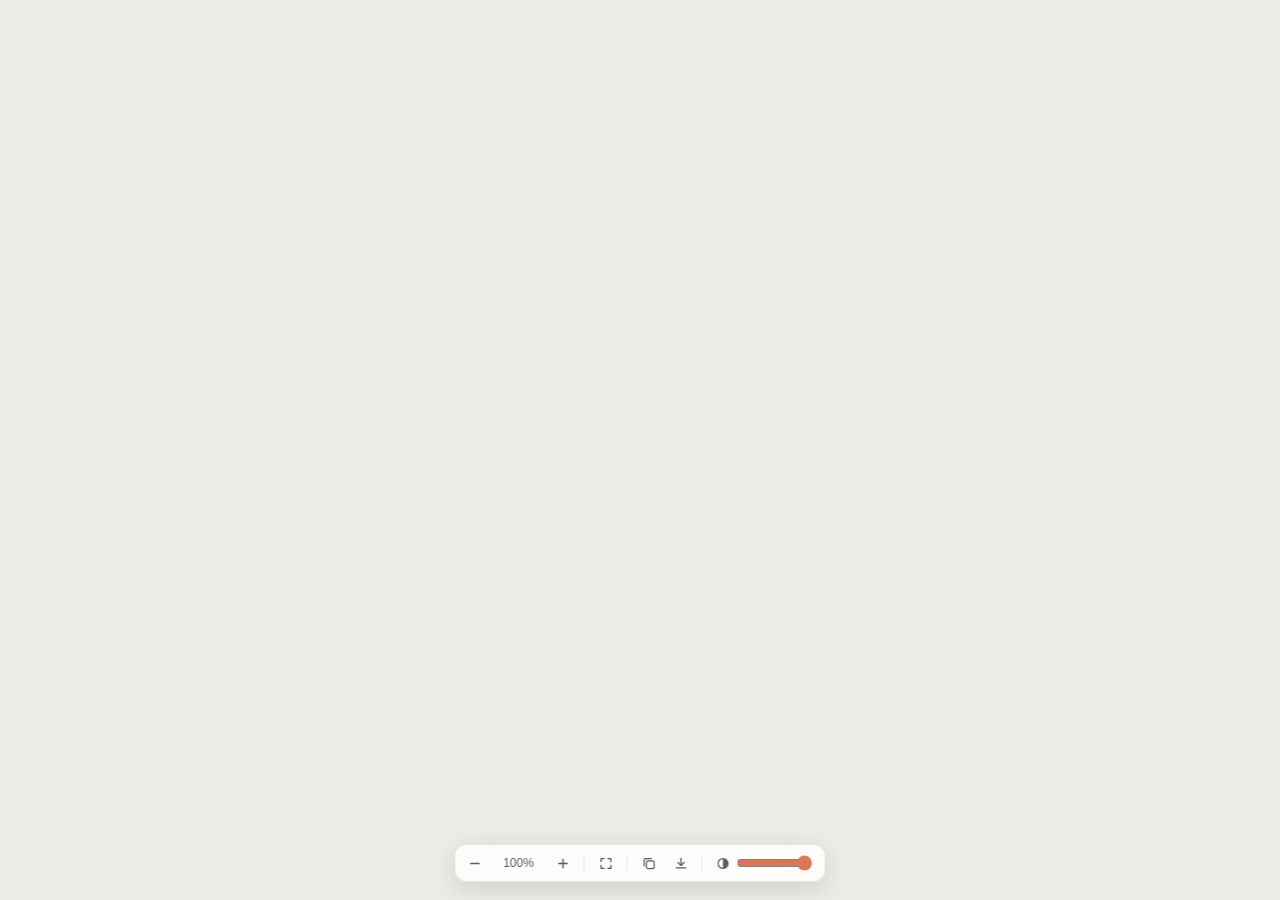
<file: Resources/Web/figure.html>
<!doctype html>
<html lang="zh-CN">
<head>
  <meta charset="utf-8">
  <meta name="viewport" content="width=device-width, initial-scale=1">
  <title>Figure</title>
  <link rel="stylesheet" href="figure.css">
</head>
<body>
  <div id="stage"><div id="card"></div></div>
  <div id="drag-strip" aria-hidden="true"></div>
  <div id="toast" role="status" aria-live="polite"></div>
  <div id="toolbar" role="toolbar">
    <button type="button" data-cmd="zoom-out"><svg viewBox="0 0 16 16" aria-hidden="true"><path d="M3.5 8h9" fill="none" stroke="currentColor" stroke-width="1.5" stroke-linecap="round"/></svg></button>
    <button type="button" data-cmd="actual" id="zoom-label">100%</button>
    <button type="button" data-cmd="zoom-in"><svg viewBox="0 0 16 16" aria-hidden="true"><path d="M3.5 8h9M8 3.5v9" fill="none" stroke="currentColor" stroke-width="1.5" stroke-linecap="round"/></svg></button>
    <span class="sep" aria-hidden="true"></span>
    <button type="button" data-cmd="fit"><svg viewBox="0 0 16 16" aria-hidden="true"><path d="M2.75 6V2.75H6M10 2.75h3.25V6M13.25 10v3.25H10M6 13.25H2.75V10" fill="none" stroke="currentColor" stroke-width="1.4" stroke-linecap="round" stroke-linejoin="round"/></svg></button>
    <span class="sep" aria-hidden="true"></span>
    <button type="button" data-cmd="copy"><svg viewBox="0 0 16 16" aria-hidden="true"><rect x="5.25" y="5.25" width="8.25" height="8.25" rx="1.75" fill="none" stroke="currentColor" stroke-width="1.3"/><path d="M10.5 2.75H4.25a1.5 1.5 0 0 0-1.5 1.5v6.25" fill="none" stroke="currentColor" stroke-width="1.3" stroke-linecap="round"/></svg></button>
    <button type="button" data-cmd="save"><svg viewBox="0 0 16 16" aria-hidden="true"><path d="M8 2.5v7.5M4.75 7 8 10.25 11.25 7M3 12.75h10" fill="none" stroke="currentColor" stroke-width="1.4" stroke-linecap="round" stroke-linejoin="round"/></svg></button>
    <span class="sep" aria-hidden="true"></span>
    <label id="opacity" class="opacity">
      <svg viewBox="0 0 16 16" aria-hidden="true"><circle cx="8" cy="8" r="5.25" fill="none" stroke="currentColor" stroke-width="1.3"/><path d="M8 2.75a5.25 5.25 0 0 1 0 10.5Z" fill="currentColor"/></svg>
      <input type="range" id="opacity-range" min="30" max="100" step="1" value="100">
    </label>
  </div>
  <script src="figure.js"></script>
</body>
</html>
</file>
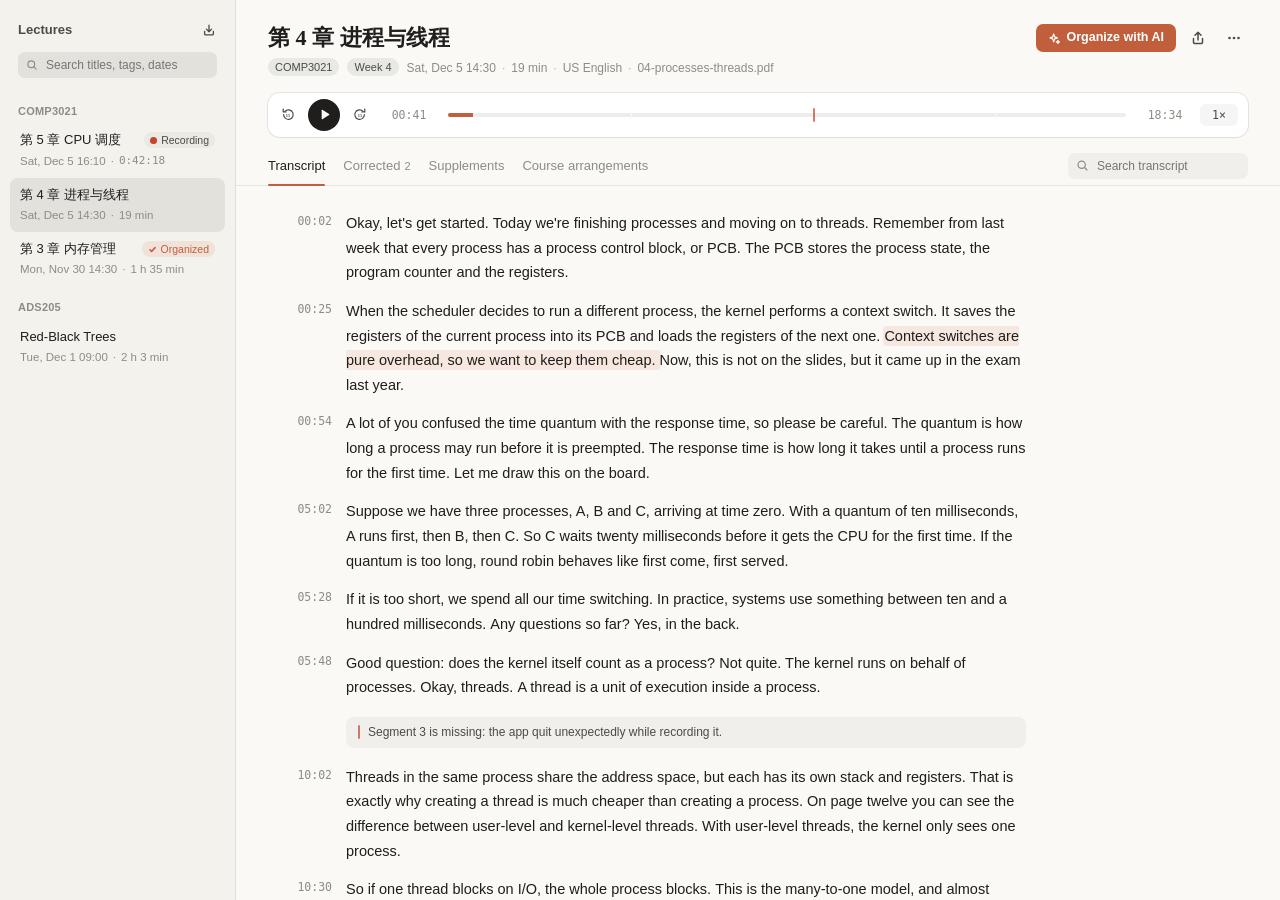
<file: Resources/Web/recordings.html>
<!doctype html>
<html lang="zh-CN">
<head>
  <meta charset="utf-8">
  <meta name="viewport" content="width=device-width, initial-scale=1">
  <title>课堂录音</title>
  <link rel="stylesheet" href="recordings.css">
</head>
<body>
  <aside id="sidebar">
    <div class="sidebar-head">
      <div class="list-title-row">
        <h2 id="list-title"></h2>
        <button type="button" id="import" class="icon"></button>
      </div>
      <label id="list-search">
        <svg viewBox="0 0 16 16" aria-hidden="true"><circle cx="7" cy="7" r="4.5"/><path d="m10.5 10.5 3 3"/></svg>
        <input type="search" id="list-search-input">
      </label>
    </div>
    <nav id="list" aria-label="录音列表"></nav>
  </aside>

  <main id="detail">
    <header id="head">
      <div class="title-row">
        <h1 id="title"></h1>
        <span class="spacer"></span>
        <button type="button" id="organize" class="primary"></button>
        <button type="button" id="export" class="icon" aria-haspopup="menu"></button>
        <button type="button" id="more" class="icon" aria-haspopup="menu"></button>
      </div>
      <p id="meta"></p>

      <div id="player">
        <button type="button" id="back" class="icon"></button>
        <button type="button" id="play" class="play"></button>
        <button type="button" id="forward" class="icon"></button>
        <span id="time" class="clock"></span>
        <div id="scrubber" role="slider" tabindex="0">
          <div class="track"><div class="fill"></div></div>
          <div class="ticks"></div>
          <div class="knob"></div>
        </div>
        <span id="duration" class="clock"></span>
        <button type="button" id="rate"></button>
      </div>

      <div class="tabs-row">
        <div class="tabs-wrap">
          <div id="tabs" role="tablist"></div>
          <span id="tab-indicator" aria-hidden="true"></span>
        </div>
        <span class="spacer"></span>
        <label id="search">
          <svg viewBox="0 0 16 16" aria-hidden="true"><circle cx="7" cy="7" r="4.5"/><path d="m10.5 10.5 3 3"/></svg>
          <input type="search" id="search-input">
        </label>
      </div>
    </header>

    <section id="content">
      <div id="organize-slot"></div>
      <div id="tab-body"></div>
    </section>
  </main>

  <section id="empty" hidden>
    <div class="empty-icon" aria-hidden="true"></div>
    <p id="empty-text"></p>
    <button type="button" id="empty-import" class="secondary"></button>
  </section>

  <div id="menu" role="menu" hidden></div>
  <div id="toast" role="status" aria-live="polite"></div>
  <script src="recordings.js"></script>
</body>
</html>
</file>
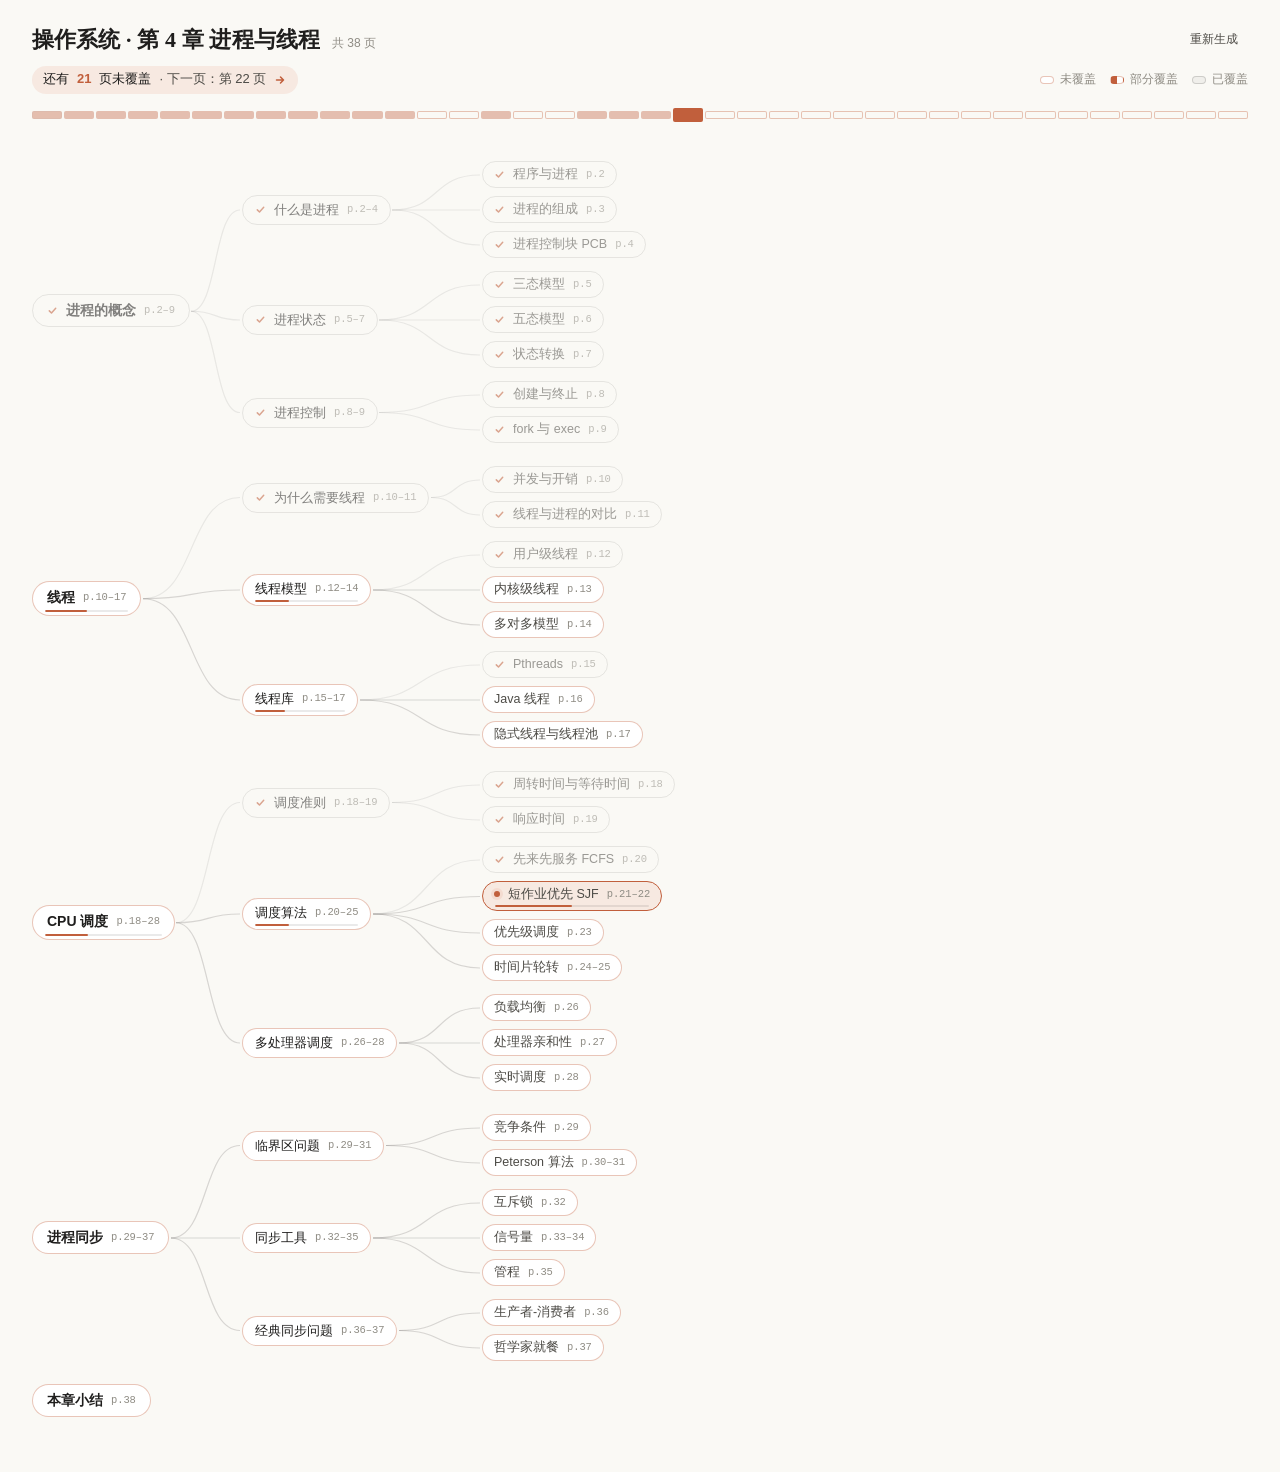
<file: Resources/Web/roadmap.html>
<!doctype html>
<html lang="zh-CN">
<head>
  <meta charset="utf-8">
  <meta name="viewport" content="width=device-width, initial-scale=1">
  <title>学习路线图</title>
  <link rel="stylesheet" href="roadmap.css">
</head>
<body>
  <header id="header">
    <div class="title-row">
      <h1 id="title"></h1>
      <span id="meta"></span>
      <span class="spacer"></span>
      <button type="button" id="regenerate">重新生成</button>
    </div>
    <div class="summary-row">
      <button type="button" id="remaining"></button>
      <div class="legend" aria-hidden="true">
        <span><i></i>未覆盖</span>
        <span><i class="partial"></i>部分覆盖</span>
        <span><i class="done"></i>已覆盖</span>
      </div>
    </div>
    <div id="strip" role="group" aria-label="每页的进度"></div>
  </header>
  <section id="status" hidden>
    <div class="status-icon" aria-hidden="true"></div>
    <p id="status-text"></p>
    <button type="button" id="status-action" hidden></button>
  </section>
  <main id="tree">
    <svg id="links" aria-hidden="true"></svg>
  </main>
  <div id="tip" role="tooltip"></div>
  <div id="toast" role="status" aria-live="polite"></div>
  <script src="roadmap.js"></script>
</body>
</html>
</file>
<file: Resources/Web/figure.css>
:root {
  color-scheme: light dark;
  --stage: #ecebe5;
  --surface: #ffffff;
  --figure-bg: #ffffff;
  --panel: #faf9f5;
  --fg: #1f1e1d;
  --fg-2: #5e5c56;
  --hairline: rgba(31, 30, 29, 0.1);
  --hover: rgba(31, 30, 29, 0.06);
  --press: rgba(31, 30, 29, 0.1);
  --shadow: 0 1px 2px rgba(0, 0, 0, 0.06), 0 10px 32px rgba(0, 0, 0, 0.1);
  --ease-out: cubic-bezier(0.2, 0.8, 0.2, 1);
}

@media (prefers-color-scheme: dark) {
  :root {
    --stage: #171716;
    --surface: #30302e;
    --figure-bg: #f7f6f2;
    --panel: #262624;
    --fg: #f0eee7;
    --fg-2: #b4b1a7;
    --hairline: rgba(255, 255, 255, 0.1);
    --hover: rgba(255, 255, 255, 0.08);
    --press: rgba(255, 255, 255, 0.12);
    --shadow: 0 1px 2px rgba(0, 0, 0, 0.3), 0 10px 32px rgba(0, 0, 0, 0.35);
  }
}

* { box-sizing: border-box; }

html, body {
  margin: 0;
  height: 100%;
  overflow: hidden;
  background: var(--stage);
  color: var(--fg);
  font: 13px -apple-system, BlinkMacSystemFont, "PingFang SC", sans-serif;
  -webkit-user-select: none;
  user-select: none;
}

#stage {
  position: fixed;
  inset: 0;
  cursor: grab;
  touch-action: none;
}

#stage.dragging { cursor: grabbing; }

/* 顶部拖动条：鼠标按下由原生端拦截来移动窗口（高度与 FigureWebView.dragStripHeight 一致），这里只负责光标 */
#drag-strip {
  position: fixed;
  left: 0;
  right: 0;
  top: 0;
  height: 28px;
  cursor: default;
  z-index: 1;
}

/* 按住 ⌥ 时任意位置都能拖动窗口 */
body.move-mode #stage, body.move-mode #stage.dragging { cursor: move; }

#card {
  position: absolute;
  left: 0;
  top: 0;
  border-radius: 12px;
  background: var(--figure-bg);
  box-shadow: var(--shadow);
  opacity: 0;
  overflow: hidden;
}

#card.mermaid { background: var(--panel); border: 1px solid var(--hairline); }
#card.image { background: transparent; }
#card.visible { opacity: 1; transition: opacity 0.18s ease-out; }
#card.animate { transition: opacity 0.18s ease-out, transform 0.24s var(--ease-out), width 0.24s var(--ease-out), height 0.24s var(--ease-out), padding 0.24s var(--ease-out); }

#card > img, #card > svg {
  display: block;
  width: 100% !important;
  height: 100% !important;
  max-width: none !important;
  pointer-events: none;
}

#toolbar {
  position: fixed;
  left: 50%;
  bottom: 18px;
  transform: translateX(-50%);
  display: flex;
  align-items: center;
  gap: 2px;
  padding: 4px;
  border-radius: 12px;
  background: color-mix(in srgb, var(--surface) 86%, transparent);
  -webkit-backdrop-filter: blur(20px) saturate(1.4);
  backdrop-filter: blur(20px) saturate(1.4);
  border: 1px solid var(--hairline);
  box-shadow: 0 6px 24px rgba(0, 0, 0, 0.12);
  z-index: 2;
}

#toolbar button {
  appearance: none;
  border: none;
  background: transparent;
  color: var(--fg-2);
  height: 28px;
  min-width: 30px;
  padding: 0 7px;
  border-radius: 8px;
  display: grid;
  place-items: center;
  font: inherit;
  font-size: 12px;
  font-variant-numeric: tabular-nums;
  transition: background 0.12s, color 0.12s, transform 0.08s;
}

#toolbar button:hover { background: var(--hover); color: var(--fg); }
#toolbar button:active { background: var(--press); transform: scale(0.94); }
#toolbar button:focus-visible { outline: 2px solid rgba(217, 119, 87, 0.6); outline-offset: -2px; }
#toolbar svg { width: 15px; height: 15px; }
#zoom-label { min-width: 54px !important; }

.opacity {
  display: flex;
  align-items: center;
  gap: 6px;
  height: 28px;
  padding: 0 8px 0 7px;
  border-radius: 8px;
  color: var(--fg-2);
}
.opacity:hover { color: var(--fg); }
.opacity svg { flex: none; }
.opacity input {
  width: 76px;
  margin: 0;
  accent-color: #d97757;
}
.opacity input:focus-visible { outline: 2px solid rgba(217, 119, 87, 0.6); outline-offset: 2px; border-radius: 4px; }

.sep { width: 1px; height: 16px; background: var(--hairline); margin: 0 4px; }

#toast {
  position: fixed;
  left: 50%;
  bottom: 66px;
  transform: translate(-50%, 6px);
  padding: 6px 12px;
  border-radius: 999px;
  background: var(--surface);
  color: var(--fg);
  border: 1px solid var(--hairline);
  box-shadow: 0 4px 16px rgba(0, 0, 0, 0.12);
  font-size: 12px;
  opacity: 0;
  pointer-events: none;
  transition: opacity 0.18s ease-out, transform 0.22s var(--ease-out);
  z-index: 3;
}

#toast.visible { opacity: 1; transform: translate(-50%, 0); }

body.exporting #toolbar, body.exporting #toast { visibility: hidden; }
body.exporting #card { box-shadow: none; border-radius: 0; border: none; }

@media (prefers-reduced-motion: reduce) {
  #card.animate, #card.visible, #toast, #toolbar button { transition: none !important; }
}
</file>
<file: Resources/Web/recordings.css>
:root {
  color-scheme: light dark;
  --bg: #faf9f5;
  --sidebar: #f3f2ec;
  --surface: #ffffff;
  --fg: #1f1e1d;
  --fg-2: #4d4b46;
  --muted: #8f8c84;
  --hairline: rgba(31, 30, 29, 0.09);
  --hairline-strong: rgba(31, 30, 29, 0.17);
  --fill: rgba(31, 30, 29, 0.045);
  --fill-strong: rgba(31, 30, 29, 0.08);
  --accent: #c15f3c;
  --accent-line: rgba(193, 95, 60, 0.36);
  --accent-soft: rgba(217, 119, 87, 0.13);
  --rec: #c8432f;
  --shadow: 0 1px 2px rgba(0, 0, 0, 0.05), 0 8px 24px rgba(0, 0, 0, 0.08);
  --font: -apple-system, BlinkMacSystemFont, "PingFang SC", "Helvetica Neue", sans-serif;
  --serif: "Iowan Old Style", "Palatino", "Songti SC", "STSong", serif;
  --mono: "SF Mono", ui-monospace, Menlo, monospace;
  --ease-out: cubic-bezier(0.2, 0.8, 0.2, 1);
  --ease-spring: cubic-bezier(0.3, 1.2, 0.4, 1);
}

@media (prefers-color-scheme: dark) {
  :root {
    --bg: #262624;
    --sidebar: #1f1e1d;
    --surface: #30302e;
    --fg: #f0eee7;
    --fg-2: #c9c6bc;
    --muted: #8c897f;
    --hairline: rgba(255, 255, 255, 0.08);
    --hairline-strong: rgba(255, 255, 255, 0.16);
    --fill: rgba(255, 255, 255, 0.05);
    --fill-strong: rgba(255, 255, 255, 0.09);
    --accent: #e3906f;
    --accent-line: rgba(227, 144, 111, 0.4);
    --accent-soft: rgba(217, 119, 87, 0.18);
    --rec: #f08b76;
    --shadow: 0 1px 2px rgba(0, 0, 0, 0.3), 0 8px 24px rgba(0, 0, 0, 0.32);
  }
}

* { box-sizing: border-box; }

html, body {
  height: 100%;
  margin: 0;
  background: var(--bg);
  color: var(--fg);
  font: 13px/1.4 var(--font);
  -webkit-font-smoothing: antialiased;
  -webkit-user-select: none;
  user-select: none;
  overflow: hidden;
}

body { display: flex; }

button {
  font: inherit;
  color: inherit;
  background: none;
  border: 0;
  padding: 0;
  cursor: pointer;
}

button:focus-visible, [tabindex]:focus-visible {
  outline: 2px solid var(--accent-line);
  outline-offset: 2px;
}

svg { fill: none; stroke: currentColor; stroke-width: 1.5; stroke-linecap: round; stroke-linejoin: round; }

.spacer { flex: 1; }

.clock {
  font-family: var(--mono);
  font-size: 11.5px;
  font-variant-numeric: tabular-nums;
  color: var(--muted);
}

/* ---------- 左侧列表 ---------- */

#sidebar {
  flex: none;
  width: 236px;
  display: flex;
  flex-direction: column;
  background: var(--sidebar);
  border-right: 1px solid var(--hairline);
}

.sidebar-head { padding: 18px 18px 8px; }
.in-app .sidebar-head { padding-top: 44px; }

.list-title-row { display: flex; align-items: center; justify-content: space-between; height: 24px; }
.list-title-row button.icon { width: 24px; height: 24px; margin-right: -4px; }
.list-title-row button.icon svg { width: 14px; height: 14px; }

#list-title {
  margin: 0;
  font: 600 13px/1.3 var(--font);
  color: var(--fg-2);
}

#list-search {
  display: flex;
  align-items: center;
  gap: 6px;
  height: 26px;
  margin-top: 10px;
  padding: 0 8px;
  border-radius: 7px;
  background: var(--fill-strong);
  color: var(--muted);
}

#list-search svg { flex: none; width: 12px; height: 12px; }

#list-search input {
  flex: 1;
  min-width: 0;
  border: 0;
  outline: 0;
  background: none;
  color: var(--fg);
  font: 12px var(--font);
}

#list-search input::-webkit-search-cancel-button { display: none; }

.chip {
  display: inline-flex;
  align-items: center;
  height: 18px;
  padding: 0 7px;
  border-radius: 999px;
  background: var(--fill-strong);
  color: var(--fg-2);
  font: 500 11px var(--font);
  white-space: nowrap;
}

#meta .chip { margin-right: 8px; vertical-align: 1px; cursor: pointer; }
#meta .chip:hover { background: var(--accent-soft); color: var(--accent); }

#list {
  flex: 1;
  overflow-y: auto;
  padding: 4px 10px 16px;
}

.group {
  margin: 14px 8px 4px;
  color: var(--muted);
  font-size: 11px;
  font-weight: 600;
  letter-spacing: 0.02em;
  white-space: nowrap;
  overflow: hidden;
  text-overflow: ellipsis;
}

.item {
  display: block;
  width: 100%;
  padding: 8px 10px 9px;
  border-radius: 8px;
  text-align: left;
  transition: background-color 0.18s ease;
}

.leaving { pointer-events: none; }

.item:hover { background: var(--fill); }
.item.selected { background: var(--fill-strong); }

.item .name {
  display: flex;
  align-items: center;
  gap: 6px;
  font-size: 13px;
  font-weight: 500;
  color: var(--fg);
  white-space: nowrap;
  overflow: hidden;
  text-overflow: ellipsis;
}

.item .name > span:first-child { flex: 1; min-width: 0; overflow: hidden; text-overflow: ellipsis; }
.item .name .badge { flex: none; }

.item .sub {
  display: flex;
  align-items: center;
  gap: 5px;
  margin-top: 3px;
  color: var(--muted);
  font-size: 11.5px;
  white-space: nowrap;
  overflow: hidden;
}

.item .sub .clock { font-size: 11px; }

.badge {
  display: inline-flex;
  align-items: center;
  gap: 4px;
  height: 16px;
  padding: 0 6px;
  border-radius: 999px;
  font-size: 10.5px;
  font-weight: 500;
  background: var(--fill);
  color: var(--fg-2);
}

.badge.done { background: var(--accent-soft); color: var(--accent); }
.badge svg { width: 9px; height: 9px; stroke-width: 2; }

.rec-dot {
  flex: none;
  width: 7px;
  height: 7px;
  border-radius: 50%;
  background: var(--rec);
  animation: pulse 1.6s ease-in-out infinite;
}

@keyframes pulse { 50% { opacity: 0.35; } }

.spinner {
  flex: none;
  width: 9px;
  height: 9px;
  border-radius: 50%;
  border: 1.5px solid var(--hairline-strong);
  border-top-color: var(--fg-2);
  animation: spin 0.9s linear infinite;
}

@keyframes spin { to { transform: rotate(360deg); } }

/* ---------- 右侧详情 ---------- */

#detail {
  flex: 1;
  min-width: 0;
  display: flex;
  flex-direction: column;
}

#head {
  flex: none;
  padding: 24px 32px 0;
  border-bottom: 1px solid var(--hairline);
}

.in-app #head { padding-top: 40px; }

.title-row {
  display: flex;
  align-items: center;
  gap: 8px;
}

#title {
  margin: 0;
  min-width: 0;
  font: 600 22px/1.25 var(--serif);
  overflow: hidden;
  text-overflow: ellipsis;
  white-space: nowrap;
}

#meta {
  margin: 6px 0 0;
  color: var(--muted);
  font-size: 12px;
  white-space: nowrap;
  overflow: hidden;
  text-overflow: ellipsis;
}

#meta .dot { margin: 0 6px; opacity: 0.6; }

button.primary {
  flex: none;
  display: inline-flex;
  align-items: center;
  gap: 6px;
  height: 28px;
  padding: 0 12px;
  border-radius: 7px;
  background: var(--accent);
  color: #fff;
  font-size: 12.5px;
  font-weight: 550;
  transition: filter 0.15s, background-color 0.2s, color 0.2s, transform 0.15s var(--ease-out);
}

button.primary:hover { filter: brightness(1.06); }
button.primary:active:not(:disabled) { transform: scale(0.97); }
button.primary svg { width: 13px; height: 13px; }
button.primary:disabled { background: var(--fill-strong); color: var(--muted); cursor: default; filter: none; }

button.icon {
  flex: none;
  display: inline-grid;
  place-items: center;
  width: 28px;
  height: 28px;
  border-radius: 7px;
  color: var(--fg-2);
  transition: background-color 0.15s, color 0.15s;
}

button.icon:hover, button.icon.open { background: var(--fill); color: var(--fg); }
button.icon.open { background: var(--fill-strong); }
button.icon svg { width: 16px; height: 16px; }

/* 播放条 */

#player {
  display: flex;
  align-items: center;
  gap: 6px;
  margin-top: 16px;
  padding: 6px 10px 6px 6px;
  border-radius: 12px;
  background: var(--surface);
  box-shadow: 0 0 0 1px var(--hairline), 0 1px 2px rgba(0, 0, 0, 0.03);
  transition: opacity 0.25s ease;
}

#player.inactive { opacity: 0.5; }

#player button:disabled { cursor: default; }

#player .play {
  display: grid;
  place-items: center;
  width: 32px;
  height: 32px;
  border-radius: 50%;
  background: var(--fg);
  color: var(--bg);
  transition: transform 0.15s var(--ease-out);
}

#player .play:active:not(:disabled) { transform: scale(0.92); }
/* 播放和暂停两个图标叠在一起，切换时一个缩小淡出、一个放大淡入 */
#player .play > span { grid-area: 1 / 1; display: grid; place-items: center; transition: opacity 0.16s ease, transform 0.22s var(--ease-spring); }
#player .play .i-pause, #player .play.playing .i-play { opacity: 0; transform: scale(0.5); }
#player .play.playing .i-pause { opacity: 1; transform: none; }
#player .play svg { width: 13px; height: 13px; fill: currentColor; stroke: none; }
#player .clock { min-width: 58px; text-align: center; }

#scrubber {
  position: relative;
  flex: 1;
  height: 28px;
  margin: 0 4px;
  cursor: pointer;
}

#scrubber .track {
  position: absolute;
  left: 0;
  right: 0;
  top: 12px;
  height: 4px;
  border-radius: 2px;
  background: var(--fill-strong);
  overflow: hidden;
  transition: top 0.18s var(--ease-out), height 0.18s var(--ease-out), border-radius 0.18s;
}

#scrubber:hover .track, #scrubber.dragging .track { top: 11px; height: 6px; border-radius: 3px; }

/* 用 scaleX 而不是 width：每帧更新也不触发排版 */
#scrubber .fill {
  height: 100%;
  width: 100%;
  background: var(--accent);
  transform: scaleX(0);
  transform-origin: left center;
}

/* 分段之间的缝：损坏的分段在录音时间里不占位置，这里只标出接缝 */
#scrubber .ticks { position: absolute; inset: 0; pointer-events: none; }

#scrubber .tick {
  position: absolute;
  top: 10px;
  width: 1px;
  height: 8px;
  background: var(--bg);
}

#scrubber .tick.gap {
  top: 7px;
  width: 2px;
  height: 14px;
  margin-left: -0.5px;
  border-radius: 1px;
  background: var(--rec);
  opacity: 0.7;
}

#scrubber .knob {
  position: absolute;
  top: 8px;
  width: 12px;
  height: 12px;
  margin-left: -6px;
  border-radius: 50%;
  background: var(--surface);
  box-shadow: 0 0 0 1px var(--hairline-strong), 0 1px 3px rgba(0, 0, 0, 0.18);
  opacity: 0;
  transform: scale(0.5);
  transition: opacity 0.15s ease, transform 0.2s var(--ease-spring);
}

#scrubber:hover .knob, #scrubber.dragging .knob { opacity: 1; transform: none; }
#scrubber.dragging .knob { transform: scale(1.15); }
#player.inactive #scrubber { pointer-events: none; }

#rate {
  flex: none;
  height: 22px;
  min-width: 38px;
  padding: 0 6px;
  border-radius: 6px;
  font: 500 11.5px var(--mono);
  color: var(--fg-2);
  background: var(--fill);
  transition: background-color 0.15s;
}

#rate:hover { background: var(--fill-strong); }

/* 标签页 */

.tabs-row {
  display: flex;
  align-items: flex-end;
  gap: 8px;
  margin-top: 14px;
}

.tabs-wrap { position: relative; }

#tabs { display: flex; gap: 18px; }

#tabs button {
  position: relative;
  padding: 6px 0 10px;
  color: var(--muted);
  font-size: 13px;
  font-weight: 500;
  transition: color 0.2s ease;
}

#tabs button:hover { color: var(--fg-2); }
#tabs button.active { color: var(--fg); }

/* 当前标签页下面的线：只有一条，换标签页时滑过去 */
#tab-indicator {
  position: absolute;
  left: 0;
  bottom: -1px;
  width: 0;
  height: 2px;
  border-radius: 1px;
  background: var(--accent);
  transition: transform 0.32s var(--ease-out), width 0.32s var(--ease-out);
}

#tabs .count {
  margin-left: 4px;
  font-size: 11px;
  font-variant-numeric: tabular-nums;
  color: var(--muted);
}

#search {
  display: flex;
  align-items: center;
  gap: 6px;
  width: 180px;
  height: 26px;
  margin-bottom: 6px;
  padding: 0 8px;
  border-radius: 7px;
  background: var(--fill);
  color: var(--muted);
  transition: opacity 0.18s ease, background-color 0.15s;
}

#search:focus-within { background: var(--fill-strong); }
#search.soft-hidden { opacity: 0; pointer-events: none; }

#search svg { flex: none; width: 13px; height: 13px; }

#search input {
  flex: 1;
  min-width: 0;
  border: 0;
  outline: 0;
  background: none;
  color: var(--fg);
  font: 12px var(--font);
}

#search input::-webkit-search-cancel-button { display: none; }

/* ---------- 转写 ---------- */

#content {
  flex: 1;
  overflow-y: auto;
  padding: 18px 32px 48px;
  -webkit-user-select: text;
  user-select: text;
}

.para {
  display: grid;
  grid-template-columns: 64px minmax(0, 680px);
  gap: 0 14px;
  padding: 7px 0;
}

.para .stamp {
  padding-top: 2px;
  -webkit-user-select: none;
  user-select: none;
  text-align: right;
  cursor: pointer;
  transition: color 0.12s;
}

.para .stamp:hover { color: var(--accent); }

.para .text {
  margin: 0;
  font-size: 14.5px;
  line-height: 1.7;
  color: var(--fg);
}

.line {
  padding: 2px 1px;
  margin: -2px -1px;
  border-radius: 4px;
  cursor: pointer;
  transition: background-color 0.3s ease;
}

.line:hover { background: var(--fill); }
.line.current { background: var(--accent-soft); }
.line.spoken { color: var(--fg); }
.para.later .text { color: var(--fg); }

mark {
  background: rgba(240, 190, 60, 0.35);
  color: inherit;
  border-radius: 2px;
}

/* 分段的状态：损坏、还在转写、实时字幕 */
.notice {
  display: grid;
  grid-template-columns: 64px minmax(0, 680px);
  gap: 0 14px;
  margin: 10px 0;
  color: var(--muted);
  font-size: 12px;
}

.notice .body {
  display: flex;
  align-items: center;
  gap: 8px;
  padding: 7px 12px;
  border-radius: 8px;
  background: var(--fill);
}

.notice.gap .body { color: var(--fg-2); }
.notice.gap .body::before {
  content: "";
  flex: none;
  width: 2px;
  height: 14px;
  border-radius: 1px;
  background: var(--rec);
  opacity: 0.7;
}

.live {
  display: grid;
  grid-template-columns: 64px minmax(0, 680px);
  gap: 0 14px;
  padding: 7px 0;
}

.live .stamp { display: flex; justify-content: flex-end; align-items: center; gap: 6px; height: 24px; color: var(--rec); }
.live .text { margin: 0; font-size: 14.5px; line-height: 1.7; color: var(--fg-2); }
.live .volatile { color: var(--muted); }

/* 补充要点 / 课程安排还没有时 */
.placeholder {
  max-width: 420px;
  margin: 56px auto 0;
  text-align: center;
  color: var(--muted);
  font-size: 13px;
  line-height: 1.6;
}

.placeholder strong { display: block; margin-bottom: 4px; color: var(--fg-2); font-size: 14px; font-weight: 600; }
.placeholder p { margin: 0; }
.placeholder button.primary { margin-top: 16px; }

/* ---------- 没有录音 ---------- */

#empty {
  position: fixed;
  inset: 0;
  display: grid;
  place-content: center;
  justify-items: center;
  gap: 14px;
  background: var(--bg);
  color: var(--muted);
  text-align: center;
  font-size: 13px;
  line-height: 1.6;
}

#empty[hidden] { display: none; }
#empty p { max-width: 340px; margin: 0; }

button.secondary {
  height: 28px;
  margin-top: 4px;
  padding: 0 14px;
  border-radius: 7px;
  background: var(--fill-strong);
  color: var(--fg);
  font-size: 12.5px;
  font-weight: 500;
  transition: background-color 0.15s;
}

button.secondary:hover { background: var(--hairline-strong); }
#empty kbd { font: 500 11.5px var(--mono); padding: 1px 5px; border-radius: 4px; background: var(--fill-strong); color: var(--fg-2); }

.empty-icon {
  width: 44px;
  height: 44px;
  border-radius: 50%;
  display: grid;
  place-items: center;
  background: var(--fill);
  color: var(--fg-2);
}

.empty-icon svg { width: 20px; height: 20px; }

/* ---------- 菜单、提示 ---------- */

#menu {
  position: fixed;
  z-index: 10;
  min-width: 180px;
  padding: 5px;
  border-radius: 10px;
  background: var(--surface);
  box-shadow: 0 0 0 1px var(--hairline), var(--shadow);
  transform-origin: top right;
}

#menu .menu-title {
  padding: 5px 10px 4px;
  color: var(--muted);
  font-size: 11px;
  font-weight: 600;
}

#menu .hint { margin-left: auto; padding-left: 18px; color: var(--muted); font-size: 11.5px; }
#menu button:disabled { color: var(--muted); opacity: 0.55; cursor: default; }
#menu button:disabled:hover { background: none; }

#menu[hidden] { display: none; }

#menu button {
  display: flex;
  align-items: center;
  gap: 8px;
  width: 100%;
  height: 28px;
  padding: 0 10px;
  border-radius: 6px;
  font-size: 13px;
  text-align: left;
  transition: background-color 0.1s;
}

#menu button:hover { background: var(--fill-strong); }
#menu button.danger { color: var(--rec); }
#menu hr { margin: 4px 6px; border: 0; border-top: 1px solid var(--hairline); }

#toast {
  position: fixed;
  left: 50%;
  bottom: 20px;
  z-index: 11;
  padding: 7px 14px;
  border-radius: 999px;
  background: var(--fg);
  color: var(--bg);
  font-size: 12.5px;
  opacity: 0;
  transform: translate(-50%, 6px);
  transition: opacity 0.2s, transform 0.2s var(--ease-out);
  pointer-events: none;
}

#toast.visible { opacity: 1; transform: translate(-50%, 0); }

@media (prefers-reduced-motion: reduce) {
  *, *::before, *::after { animation: none !important; transition: none !important; }
}

/* ---------- AI 整理 ---------- */

.organize {
  max-width: 758px;
  margin: 2px 0 18px;
  padding: 14px 16px;
  border-radius: 12px;
  background: var(--surface);
  box-shadow: 0 0 0 1px var(--hairline), 0 1px 2px rgba(0, 0, 0, 0.03);
  -webkit-user-select: none;
  user-select: none;
}

.organize.failed { box-shadow: 0 0 0 1px color-mix(in srgb, var(--rec) 35%, transparent); }

.org-head { display: flex; align-items: center; gap: 8px; font-size: 13.5px; }
.org-head strong { font-weight: 600; }
.org-message { margin: 6px 0 0; color: var(--fg-2); font-size: 12.5px; line-height: 1.55; }
.org-note { margin: 12px 0 0; color: var(--muted); font-size: 11.5px; line-height: 1.5; }

.org-status { display: flex; align-items: baseline; gap: 12px; margin-top: 10px; }
.org-status .org-message { flex: 1; min-width: 0; margin: 0; }
.org-elapsed { flex: none; font-size: 11.5px; }

.org-bar {
  height: 4px;
  margin-top: 10px;
  border-radius: 2px;
  background: var(--fill-strong);
  overflow: hidden;
  transition: opacity 0.25s ease;
}

.org-bar.idle { opacity: 0; }

.org-bar div {
  height: 100%;
  background: var(--accent);
  transform: scaleX(0);
  transform-origin: left center;
  transition: transform 0.5s var(--ease-out);
}

/* 三步：做完的打勾，正在做的有一圈呼吸的光 */
.org-steps {
  display: flex;
  align-items: center;
  gap: 0;
  margin: 12px 0 0;
  padding: 0;
  list-style: none;
}

.org-steps li {
  display: flex;
  align-items: center;
  gap: 7px;
  min-width: 0;
  color: var(--muted);
  font-size: 12px;
  transition: color 0.3s ease;
}

.org-steps li + li::before {
  content: "";
  flex: none;
  width: 28px;
  height: 1px;
  margin: 0 10px 0 3px;
  background: var(--hairline-strong);
  transition: background-color 0.3s ease;
}

.org-steps li.done + li::before { background: var(--accent-line); }
.org-steps li.current, .org-steps li.done { color: var(--fg-2); }
.org-steps li.current .step-label { color: var(--fg); font-weight: 500; }
.step-label { white-space: nowrap; overflow: hidden; text-overflow: ellipsis; }

.step-dot {
  position: relative;
  flex: none;
  display: grid;
  place-items: center;
  width: 18px;
  height: 18px;
  border-radius: 50%;
  box-shadow: inset 0 0 0 1.5px var(--hairline-strong);
  font: 600 10px/1 var(--font);
  transition: background-color 0.3s ease, box-shadow 0.3s ease, color 0.3s ease;
}

.step-dot > * { grid-area: 1 / 1; transition: opacity 0.2s ease, transform 0.3s var(--ease-spring); }
.step-dot svg { width: 10px; height: 10px; stroke-width: 2; opacity: 0; transform: scale(0.4); }
.org-steps li.done .step-dot { background: var(--accent); box-shadow: none; color: #fff; }
.org-steps li.done .step-dot svg { opacity: 1; transform: none; }
.org-steps li.done .step-dot .num { opacity: 0; transform: scale(0.4); }
.org-steps li.current .step-dot { box-shadow: inset 0 0 0 1.5px var(--accent); color: var(--accent); }

.org-steps li.current .step-dot::after {
  content: "";
  position: absolute;
  inset: -1px;
  border-radius: 50%;
  box-shadow: 0 0 0 0 var(--accent-line);
  animation: halo 1.8s ease-out infinite;
}

@keyframes halo {
  0% { box-shadow: 0 0 0 0 var(--accent-line); }
  70%, 100% { box-shadow: 0 0 0 6px transparent; }
}

.org-actions { display: flex; align-items: center; gap: 10px; margin-top: 12px; }

button.link {
  height: 26px;
  padding: 0 8px;
  border-radius: 6px;
  color: var(--fg-2);
  font-size: 12.5px;
}

button.link:hover { background: var(--fill); color: var(--fg); }

.deck-list { margin-top: 10px; display: flex; flex-direction: column; gap: 2px; }

.deck {
  display: flex;
  align-items: flex-start;
  gap: 10px;
  padding: 7px 8px;
  border-radius: 8px;
  cursor: pointer;
  transition: background-color 0.15s;
}

.deck:hover { background: var(--fill); }
.deck input { margin: 2px 0 0; accent-color: var(--accent); }
.deck.unreadable { cursor: default; opacity: 0.55; }
.deck-text { display: flex; flex-direction: column; gap: 2px; min-width: 0; }
.deck-title { display: flex; align-items: center; gap: 6px; font-size: 13px; font-weight: 500; }
.deck-sub { color: var(--muted); font-size: 11.5px; line-height: 1.45; }

.tag {
  height: 16px;
  padding: 0 6px;
  border-radius: 999px;
  background: var(--fill-strong);
  color: var(--fg-2);
  font-size: 10.5px;
  font-weight: 500;
  line-height: 16px;
}

.deck-list details { margin-top: 2px; }

.deck-list summary {
  padding: 6px 8px;
  border-radius: 8px;
  color: var(--fg-2);
  font-size: 12px;
  cursor: pointer;
  list-style-position: inside;
}

.deck-list summary:hover { background: var(--fill); }

/* ---------- 补充要点 ---------- */

.supplements { max-width: 758px; }
.supplements section + section { margin-top: 22px; }

.supplements h3 {
  display: flex;
  align-items: baseline;
  gap: 8px;
  margin: 0 0 6px;
  font: 600 15px/1.35 var(--serif);
}

.supplements h3 .count { font: 500 11.5px var(--font); color: var(--muted); }

.supp {
  display: grid;
  grid-template-columns: 52px minmax(0, 1fr) auto;
  gap: 0 12px;
  align-items: start;
  padding: 10px 0;
  border-top: 1px solid var(--hairline);
}

.supp .page {
  transition: background-color 0.15s, color 0.15s;
  justify-self: start;
  height: 22px;
  padding: 0 7px;
  border-radius: 6px;
  background: var(--fill);
  color: var(--fg-2);
  font: 500 11.5px/22px var(--mono);
  -webkit-user-select: none;
  user-select: none;
}

button.page:hover { background: var(--accent-soft); color: var(--accent); }
.supp .page.none { background: none; color: var(--muted); text-align: center; }

.supp .point { margin: 0; font-size: 14px; line-height: 1.6; }
.supp .quote { margin: 4px 0 0; color: var(--muted); font-size: 12.5px; line-height: 1.5; font-style: italic; }

.ts-button {
  display: inline-flex;
  align-items: center;
  gap: 5px;
  height: 22px;
  padding: 0 8px;
  border-radius: 6px;
  color: var(--fg-2);
  font: 500 11.5px var(--mono);
  -webkit-user-select: none;
  user-select: none;
  transition: background-color 0.15s, color 0.15s;
}

.ts-button svg { width: 8px; height: 8px; fill: currentColor; stroke: none; }
.ts-button:hover { background: var(--accent-soft); color: var(--accent); }

/* 课程安排：时间在左边，提到的页在右边 */
.arrangements .supp { grid-template-columns: 76px minmax(0, 1fr) auto; }
.arrangements .ts-button.lead { justify-self: start; color: var(--accent); background: var(--accent-soft); }
.arrangements .page { white-space: nowrap; }
.arrangements .supp:first-child { border-top: 0; }

/* 纠正版：改动的词 */
.fix-summary { max-width: 744px; margin: 0 0 10px 78px; color: var(--muted); font-size: 12px; }
.line.fixed ins { text-decoration: none; background: rgba(120, 180, 90, 0.22); border-radius: 3px; padding: 0 2px; }
@media (prefers-color-scheme: dark) { .line.fixed ins { background: rgba(130, 200, 100, 0.22); } }
</file>
<file: Resources/Web/roadmap.css>
:root {
  color-scheme: light dark;
  --bg: #faf9f5;
  --surface: #ffffff;
  --fg: #1f1e1d;
  --fg-2: #4d4b46;
  --muted: #8f8c84;
  --hairline: rgba(31, 30, 29, 0.09);
  --hairline-strong: rgba(31, 30, 29, 0.17);
  --fill: rgba(31, 30, 29, 0.045);
  --accent: #c15f3c;
  --accent-line: rgba(193, 95, 60, 0.36);
  --accent-soft: rgba(217, 119, 87, 0.12);
  --link: rgba(31, 30, 29, 0.16);
  --link-done: rgba(31, 30, 29, 0.08);
  --shadow: 0 1px 2px rgba(0, 0, 0, 0.05), 0 8px 24px rgba(0, 0, 0, 0.08);
  --font: -apple-system, BlinkMacSystemFont, "PingFang SC", "Helvetica Neue", sans-serif;
  --serif: "Iowan Old Style", "Palatino", "Songti SC", "STSong", serif;
  --mono: "SF Mono", ui-monospace, Menlo, monospace;
  --ease-out: cubic-bezier(0.2, 0.8, 0.2, 1);
}

@media (prefers-color-scheme: dark) {
  :root {
    --bg: #262624;
    --surface: #30302e;
    --fg: #f0eee7;
    --fg-2: #c9c6bc;
    --muted: #8c897f;
    --hairline: rgba(255, 255, 255, 0.08);
    --hairline-strong: rgba(255, 255, 255, 0.16);
    --fill: rgba(255, 255, 255, 0.05);
    --accent: #e3906f;
    --accent-line: rgba(227, 144, 111, 0.4);
    --accent-soft: rgba(217, 119, 87, 0.17);
    --link: rgba(255, 255, 255, 0.15);
    --link-done: rgba(255, 255, 255, 0.07);
    --shadow: 0 1px 2px rgba(0, 0, 0, 0.3), 0 8px 24px rgba(0, 0, 0, 0.32);
  }
}

* { box-sizing: border-box; }

html, body {
  margin: 0;
  background: var(--bg);
  color: var(--fg);
  font: 13px/1.4 var(--font);
  -webkit-font-smoothing: antialiased;
  -webkit-user-select: none;
  user-select: none;
}

button {
  font: inherit;
  color: inherit;
  background: none;
  border: 0;
  padding: 0;
  cursor: pointer;
}

button:focus-visible {
  outline: 2px solid var(--accent-line);
  outline-offset: 2px;
}

/* ---------- 顶部总览 ---------- */

#header {
  position: sticky;
  top: 0;
  z-index: 2;
  padding: 26px 32px 16px;
  background: var(--bg);
  border-bottom: 1px solid transparent;
  transition: border-color 0.2s;
}

#header.scrolled { border-bottom-color: var(--hairline); }

.title-row {
  display: flex;
  align-items: baseline;
  gap: 12px;
}

#title {
  margin: 0;
  font: 600 22px/1.25 var(--serif);
  letter-spacing: 0.005em;
  overflow: hidden;
  text-overflow: ellipsis;
  white-space: nowrap;
}

#meta {
  color: var(--muted);
  font-size: 12px;
  white-space: nowrap;
}

.spacer { flex: 1; }

#regenerate {
  align-self: center;
  flex: none;
  height: 26px;
  padding: 0 10px;
  border-radius: 7px;
  color: var(--fg-2);
  font-size: 12px;
}

#regenerate:hover { background: var(--fill); }

.summary-row {
  display: flex;
  align-items: center;
  gap: 14px;
  margin-top: 12px;
}

#remaining {
  display: inline-flex;
  align-items: center;
  gap: 8px;
  height: 28px;
  padding: 0 12px 0 11px;
  border-radius: 999px;
  background: var(--accent-soft);
  color: var(--fg);
  font-size: 13px;
  font-weight: 500;
  transition: background 0.15s;
}

#remaining:hover { background: color-mix(in srgb, var(--accent-soft), var(--accent) 8%); }

#remaining .count {
  color: var(--accent);
  font-weight: 650;
  font-variant-numeric: tabular-nums;
}

#remaining .next {
  color: var(--fg-2);
  font-weight: 400;
}

#remaining svg { width: 12px; height: 12px; color: var(--accent); }

#remaining.all-done { background: var(--fill); cursor: default; }

.legend {
  display: flex;
  gap: 14px;
  margin-left: auto;
  color: var(--muted);
  font-size: 11.5px;
}

.legend span { display: inline-flex; align-items: center; gap: 6px; }

.legend i {
  display: inline-block;
  width: 14px;
  height: 8px;
  border-radius: 4px;
  border: 1px solid var(--accent-line);
  background: var(--surface);
}

.legend i.partial { background: linear-gradient(90deg, var(--accent) 50%, var(--surface) 50%); }
.legend i.done { border-color: var(--hairline-strong); background: var(--fill); }

/* 每页一格：碰过的实心，没碰过的空心，当前页更高；不在大纲里的页（封面等）很淡 */
#strip {
  display: flex;
  gap: 2px;
  height: 14px;
  align-items: center;
  margin-top: 14px;
}

#strip button {
  flex: 1;
  min-width: 2px;
  height: 8px;
  border-radius: 2px;
  box-shadow: inset 0 0 0 1px var(--accent-line);
  transition: height 0.15s var(--ease-out);
}

#strip button.touched { background: var(--accent); box-shadow: none; opacity: 0.38; }
#strip button.outside { box-shadow: inset 0 0 0 1px var(--hairline); }
#strip button.current { height: 14px; opacity: 1; }
#strip button:hover { height: 14px; }

/* ---------- 树 ---------- */

#tree {
  position: relative;
  margin: 8px 0 40px;
}

#links {
  position: absolute;
  inset: 0;
  overflow: visible;
  pointer-events: none;
}

#links path {
  fill: none;
  stroke: var(--link);
  stroke-width: 1.2;
}

#links path.done { stroke: var(--link-done); }

.node {
  position: absolute;
  left: 0;
  top: 0;
  display: flex;
  align-items: center;
  gap: 6px;
  transform: translate(var(--x), var(--y));
}

/* 展开时新出现的节点淡入 */
.node.enter { animation: node-in 0.18s var(--ease-out) both; }

@keyframes node-in {
  from { opacity: 0; transform: translate(var(--x), var(--y)) translateX(-6px); }
  to { opacity: 1; transform: translate(var(--x), var(--y)); }
}

.pill {
  position: relative;
  display: inline-flex;
  align-items: center;
  gap: 8px;
  max-width: 260px;
  min-height: 28px;
  padding: 5px 12px;
  border: 1px solid var(--accent-line);
  border-radius: 999px;
  background: var(--surface);
  color: var(--fg);
  text-align: left;
  transition: background 0.15s, border-color 0.15s, box-shadow 0.15s, opacity 0.15s;
}

.pill:hover { box-shadow: var(--shadow); }

.pill .label {
  overflow: hidden;
  display: -webkit-box;
  -webkit-line-clamp: 2;
  -webkit-box-orient: vertical;
}

.pill .pages {
  flex: none;
  color: var(--muted);
  font: 10.5px/1 var(--mono);
  letter-spacing: -0.01em;
}

/* 层级靠字号和字重区分 */
.depth-0 .pill { padding: 6px 14px; font-size: 14px; font-weight: 600; min-height: 32px; }
.depth-1 .pill { font-size: 13px; font-weight: 500; }
.depth-2 .pill { min-height: 26px; padding: 4px 11px; font-size: 12.5px; color: var(--fg-2); }

/* 碰过的整块变淡，带一个小勾 */
.node.done .pill {
  border-color: var(--hairline-strong);
  background: transparent;
  opacity: 0.55;
}

.node.done .pill:hover { opacity: 0.85; }

.check {
  flex: none;
  width: 11px;
  height: 11px;
  color: var(--accent);
}

/* 部分碰过：胶囊底部一条细进度线 */
.progress {
  position: absolute;
  left: 12px;
  right: 12px;
  bottom: 3px;
  height: 2px;
  border-radius: 1px;
  background: var(--hairline);
  overflow: hidden;
}

.progress::after {
  content: "";
  position: absolute;
  inset: 0 auto 0 0;
  width: var(--progress);
  border-radius: 1px;
  background: var(--accent);
}

.depth-0 .pill:has(.progress) { padding-bottom: 8px; }
.depth-1 .pill:has(.progress), .depth-2 .pill:has(.progress) { padding-bottom: 7px; }

/* 你在这里：当前页所在的最深一层节点 */
.node.current .pill {
  background: var(--accent-soft);
  border-color: var(--accent);
  opacity: 1;
}

.here {
  flex: none;
  width: 6px;
  height: 6px;
  border-radius: 50%;
  background: var(--accent);
  box-shadow: 0 0 0 3px var(--accent-soft);
}

/* 折叠：浮在胶囊右侧的连线起点上，悬停时才出现；折叠后一直显示“+N” */
.toggle {
  position: absolute;
  left: calc(100% + 5px);
  top: 50%;
  transform: translateY(-50%);
  display: inline-flex;
  align-items: center;
  justify-content: center;
  min-width: 18px;
  height: 18px;
  padding: 0 4px;
  border-radius: 9px;
  background: var(--bg);
  box-shadow: 0 0 0 1px var(--hairline-strong);
  color: var(--muted);
  font: 500 10.5px/1 var(--font);
  font-variant-numeric: tabular-nums;
  opacity: 0;
  transition: opacity 0.12s, color 0.12s;
}

.node:hover .toggle, .toggle:focus-visible, .node.collapsed .toggle { opacity: 1; }
.toggle:hover { color: var(--fg); }
.toggle svg { width: 10px; height: 10px; }

/* 在 app 里：标题栏透明，给左上角的窗口按钮让出一行 */
body.in-app #header { padding-top: 42px; }

/* ---------- 状态：生成中、出错、还没有路线图 ---------- */

#status {
  display: flex;
  flex-direction: column;
  align-items: center;
  gap: 14px;
  max-width: 480px;
  margin: 0 auto;
  padding: 96px 32px;
  text-align: center;
}

#status[hidden], .summary-row[hidden], #strip[hidden], #regenerate[hidden] { display: none; }

#status-text {
  margin: 0;
  color: var(--fg-2);
  font-size: 13px;
  line-height: 1.65;
  -webkit-user-select: text;
  user-select: text;
}

.status-icon { width: 22px; height: 22px; }

#status.loading .status-icon {
  border: 2px solid var(--hairline-strong);
  border-top-color: var(--accent);
  border-radius: 50%;
  animation: spin 0.9s linear infinite;
}

#status.error .status-icon {
  border-radius: 50%;
  background: var(--accent-soft);
  -webkit-mask: none;
  position: relative;
}

#status.error .status-icon::after {
  content: "!";
  position: absolute;
  inset: 0;
  display: grid;
  place-items: center;
  color: var(--accent);
  font: 700 13px/1 var(--font);
}

#status.empty .status-icon, #status.noDeck .status-icon { display: none; }

#status-action {
  height: 30px;
  padding: 0 16px;
  border-radius: 999px;
  background: var(--accent);
  color: #fff;
  font-size: 13px;
  font-weight: 500;
  transition: filter 0.15s;
}

#status-action:hover { filter: brightness(1.06); }

@keyframes spin { to { transform: rotate(360deg); } }

/* ---------- 提示 ---------- */

#tip {
  position: fixed;
  z-index: 3;
  max-width: 280px;
  padding: 7px 10px;
  border-radius: 8px;
  background: var(--surface);
  box-shadow: var(--shadow), 0 0 0 1px var(--hairline);
  color: var(--fg-2);
  font-size: 12px;
  line-height: 1.5;
  pointer-events: none;
  opacity: 0;
  transition: opacity 0.12s;
}

#tip.visible { opacity: 1; }
#tip strong { color: var(--fg); font-weight: 600; }

#toast {
  position: fixed;
  left: 50%;
  bottom: 22px;
  transform: translate(-50%, 8px);
  padding: 7px 14px;
  border-radius: 999px;
  background: var(--fg);
  color: var(--bg);
  font-size: 12px;
  opacity: 0;
  pointer-events: none;
  transition: opacity 0.18s, transform 0.18s var(--ease-out);
}

#toast.visible { opacity: 1; transform: translate(-50%, 0); }

@media (prefers-reduced-motion: reduce) {
  *, *::before, *::after { animation: none !important; transition: none !important; }
}
</file>
